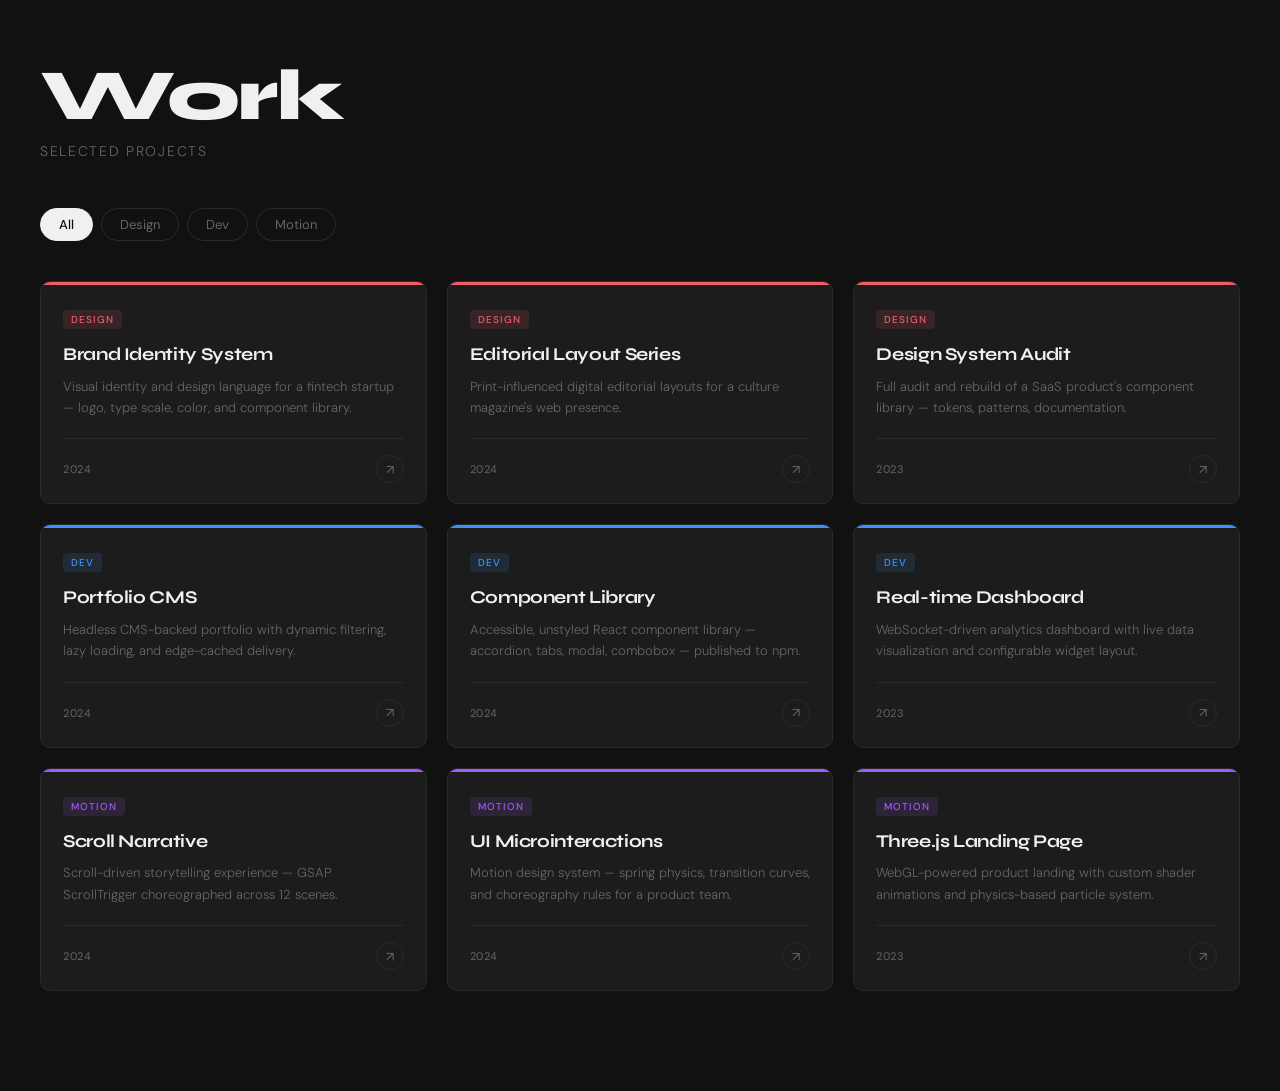
<file: Week 1/Projects/Filter Cards/index.html>
<!DOCTYPE html>
<html lang="en">
<head>
<meta charset="UTF-8">
<meta name="viewport" content="width=device-width, initial-scale=1.0">
<title>Work — Filterable Grid</title>
<link href="https://fonts.googleapis.com/css2?family=Syne:wght@500;600;700;800&family=DM+Sans:ital,wght@0,300;0,400;0,500;1,300&display=swap" rel="stylesheet">
<link rel="stylesheet" href="styles.css" /> 
</head>
<body>

<div class="page-header">
  <h1>Work</h1>
  <p>Selected Projects</p>
</div>

<!-- ─────────────────────────────────────────
     FILTER BUTTONS
     data-filter is what your JS reads
───────────────────────────────────────── -->
<div class="filters">
  <button class="filter-btn active" data-filter="all">All</button>
  <button class="filter-btn" data-filter="design">Design</button>
  <button class="filter-btn" data-filter="dev">Dev</button>
  <button class="filter-btn" data-filter="motion">Motion</button>
</div>

<!-- ─────────────────────────────────────────
     CARD GRID
     data-category is what your JS reads + compares
───────────────────────────────────────── -->
<div class="card-grid">

  <!-- DESIGN -->
  <article class="card" data-category="design">
    <div class="card-stripe"></div>
    <div class="card-body">
      <span class="card-tag">Design</span>
      <h2 class="card-title">Brand Identity System</h2>
      <p class="card-desc">Visual identity and design language for a fintech startup — logo, type scale, color, and component library.</p>
      <div class="card-meta">
        <span class="card-year">2024</span>
        <div class="card-arrow">↗</div>
      </div>
    </div>
  </article>

  <article class="card" data-category="design">
    <div class="card-stripe"></div>
    <div class="card-body">
      <span class="card-tag">Design</span>
      <h2 class="card-title">Editorial Layout Series</h2>
      <p class="card-desc">Print-influenced digital editorial layouts for a culture magazine's web presence.</p>
      <div class="card-meta">
        <span class="card-year">2024</span>
        <div class="card-arrow">↗</div>
      </div>
    </div>
  </article>

  <article class="card" data-category="design">
    <div class="card-stripe"></div>
    <div class="card-body">
      <span class="card-tag">Design</span>
      <h2 class="card-title">Design System Audit</h2>
      <p class="card-desc">Full audit and rebuild of a SaaS product's component library — tokens, patterns, documentation.</p>
      <div class="card-meta">
        <span class="card-year">2023</span>
        <div class="card-arrow">↗</div>
      </div>
    </div>
  </article>

  <!-- DEV -->
  <article class="card" data-category="dev">
    <div class="card-stripe"></div>
    <div class="card-body">
      <span class="card-tag">Dev</span>
      <h2 class="card-title">Portfolio CMS</h2>
      <p class="card-desc">Headless CMS-backed portfolio with dynamic filtering, lazy loading, and edge-cached delivery.</p>
      <div class="card-meta">
        <span class="card-year">2024</span>
        <div class="card-arrow">↗</div>
      </div>
    </div>
  </article>

  <article class="card" data-category="dev">
    <div class="card-stripe"></div>
    <div class="card-body">
      <span class="card-tag">Dev</span>
      <h2 class="card-title">Component Library</h2>
      <p class="card-desc">Accessible, unstyled React component library — accordion, tabs, modal, combobox — published to npm.</p>
      <div class="card-meta">
        <span class="card-year">2024</span>
        <div class="card-arrow">↗</div>
      </div>
    </div>
  </article>

  <article class="card" data-category="dev">
    <div class="card-stripe"></div>
    <div class="card-body">
      <span class="card-tag">Dev</span>
      <h2 class="card-title">Real-time Dashboard</h2>
      <p class="card-desc">WebSocket-driven analytics dashboard with live data visualization and configurable widget layout.</p>
      <div class="card-meta">
        <span class="card-year">2023</span>
        <div class="card-arrow">↗</div>
      </div>
    </div>
  </article>

  <!-- MOTION -->
  <article class="card" data-category="motion">
    <div class="card-stripe"></div>
    <div class="card-body">
      <span class="card-tag">Motion</span>
      <h2 class="card-title">Scroll Narrative</h2>
      <p class="card-desc">Scroll-driven storytelling experience — GSAP ScrollTrigger choreographed across 12 scenes.</p>
      <div class="card-meta">
        <span class="card-year">2024</span>
        <div class="card-arrow">↗</div>
      </div>
    </div>
  </article>

  <article class="card" data-category="motion">
    <div class="card-stripe"></div>
    <div class="card-body">
      <span class="card-tag">Motion</span>
      <h2 class="card-title">UI Microinteractions</h2>
      <p class="card-desc">Motion design system — spring physics, transition curves, and choreography rules for a product team.</p>
      <div class="card-meta">
        <span class="card-year">2024</span>
        <div class="card-arrow">↗</div>
      </div>
    </div>
  </article>

  <article class="card" data-category="motion">
    <div class="card-stripe"></div>
    <div class="card-body">
      <span class="card-tag">Motion</span>
      <h2 class="card-title">Three.js Landing Page</h2>
      <p class="card-desc">WebGL-powered product landing with custom shader animations and physics-based particle system.</p>
      <div class="card-meta">
        <span class="card-year">2023</span>
        <div class="card-arrow">↗</div>
      </div>
    </div>
  </article>

</div><!-- /.card-grid -->


<script src="main.js" defer></script>

</body>
</html>
</file>
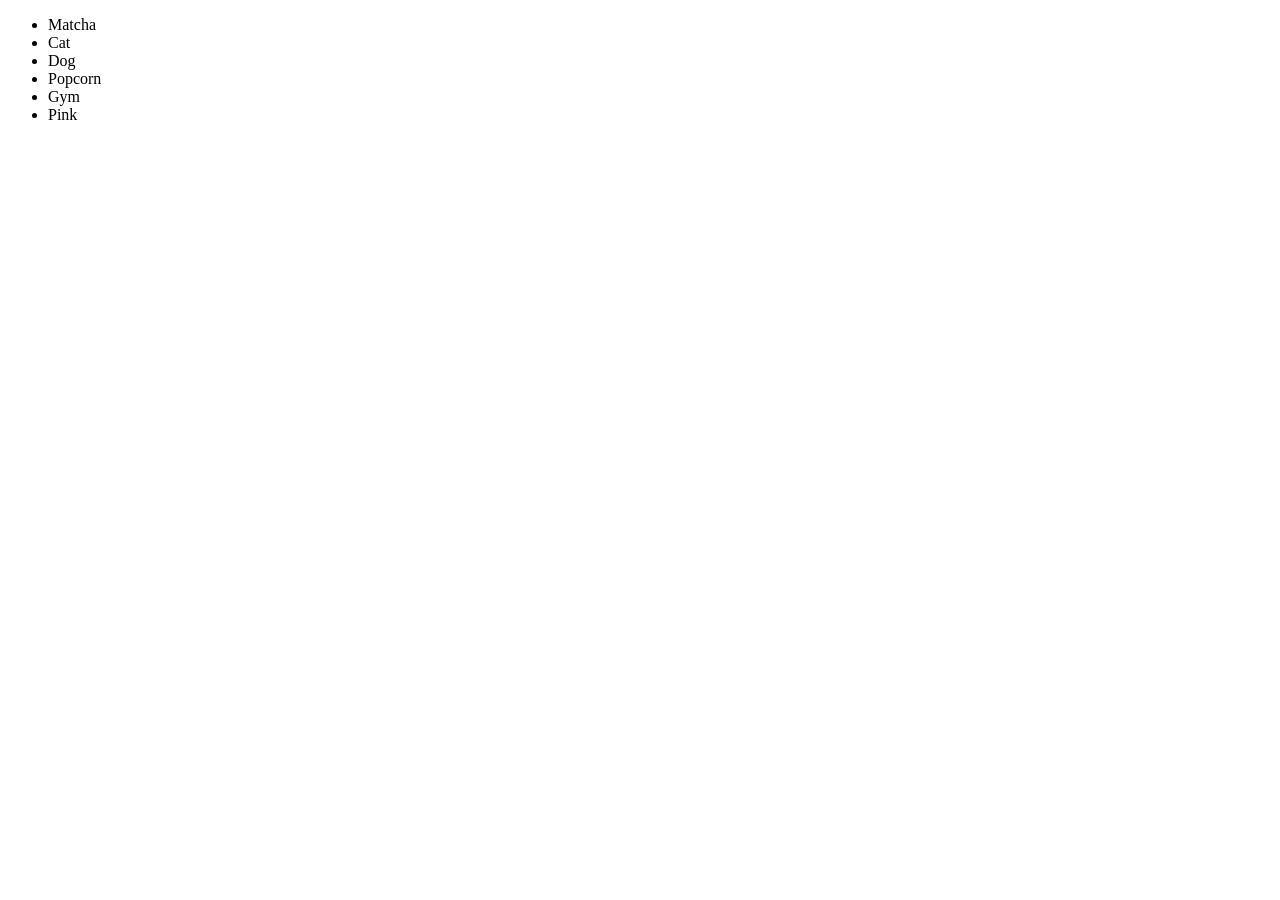
<file: Week 1/Projects/Event Delegation Practice/practice.html>
<!DOCTYPE html>
<html>
<head>
  <meta charset="UTF-8" />
  <title>Event Delegation Practice</title>
  <style>
    .active {
      color: blue;
    }
  </style>
</head>
<body>

  <ul>
    <li>Matcha</li>
    <li>Cat</li>
    <li>Dog</li>
    <li>Popcorn</li>
    <li>Gym</li>
    <li>Pink</li>
  </ul>

  <script>
    /*
      Do:
      - Create a <ul> with many <li> items.
      - Add one click listener on the <ul>.
      - When an <li> is clicked, highlight it and store the "selected item" in a JS variable.

      Why listen on <ul> and not each <li>? — Event Delegation
      - When you click an <li>, the click bubbles UP through the DOM:
        from the <li> → to the <ul> → to the body → to the html.
        That means the <ul> listener hears every <li> click automatically.

      - I could put a listener on each <li> directly, but:
        1. That's 6 separate listeners right now — and 100 if the list grows.
           One listener on the <ul> always stays at just 1.
        2. If I add a new <li> later with JavaScript, it gets no listener.
           With the <ul> listener, new items work for free.

      - event.target tells me exactly which <li> was clicked,
        even though the listener lives on the <ul>.
    */

    let selectedItems = [];
    let clickedItem = "";

    const ulElement = document.querySelector("ul");

    ulElement.addEventListener("click", (event) => {
      if (event.target.tagName === "LI") {
        event.target.classList.toggle("active");
        selectedItems.push(event.target.innerText);
        clickedItem = event.target.innerText;
        console.log(selectedItems);
        console.log("You clicked on " + clickedItem);
      }
    });
  </script>

</body>
</html>
</file>
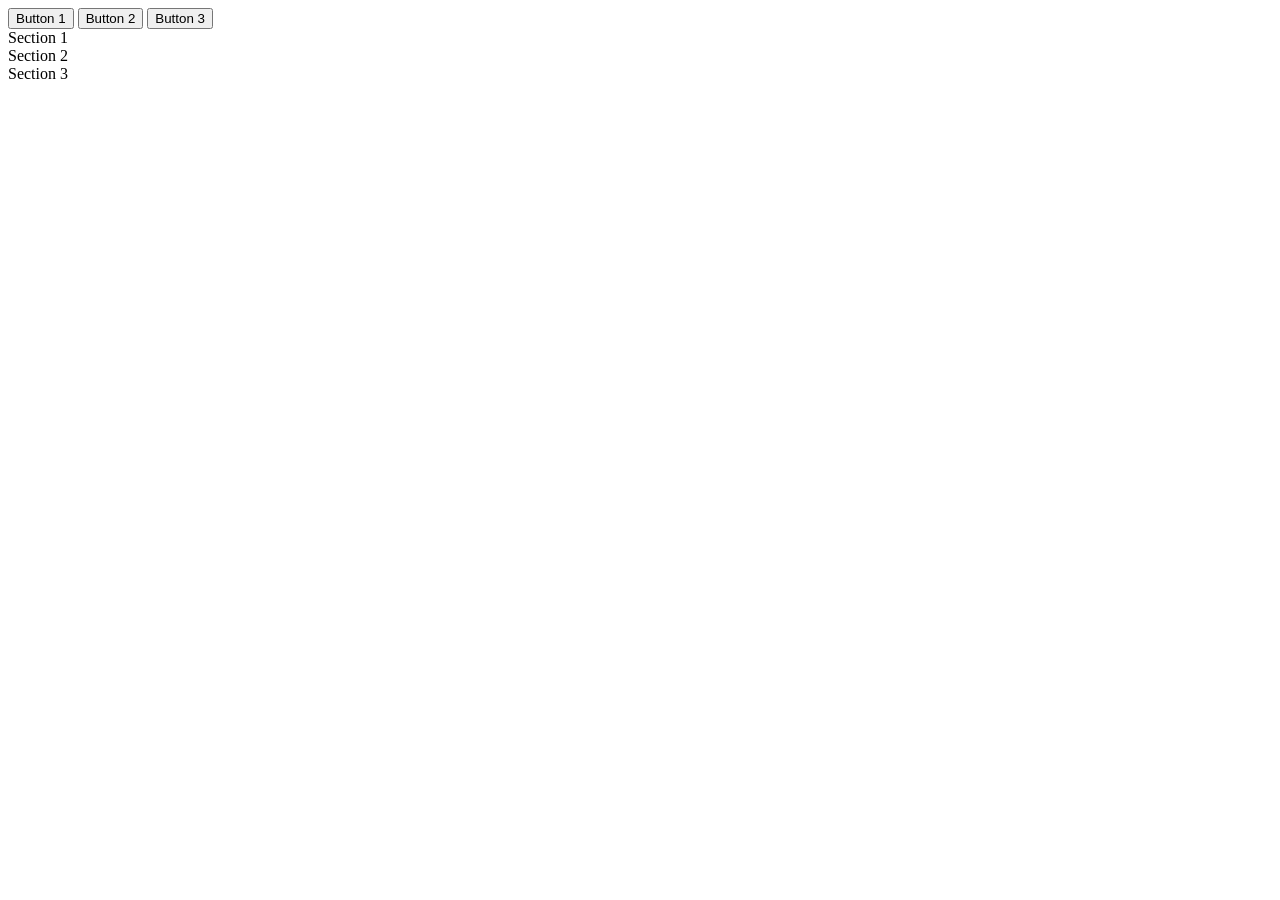
<file: Week 1/Projects/Tabs Practice/practice.html>
<!DOCTYPE html>
<html>
<head>
  <meta charset="UTF-8" />
  <title>Tabs Practice</title>
  <style>
    .hidden {
      display: none;
    }
  </style>
</head>
<body>

  <button data-target="section1">Button 1</button>
  <button data-target="section2">Button 2</button>
  <button data-target="section3">Button 3</button>

  <section id="section1">Section 1</section>
  <section id="section2">Section 2</section>
  <section id="section3">Section 3</section>

  <script>
    /*
      Task:
      - 3 buttons, 3 content sections.
      - Clicking a button shows its section and hides the others (using classes).

      Performance note:
      - Count how many DOM queries you do and reuse elements instead of re-querying.
      - DOM queries (document.querySelector / querySelectorAll) are expensive —
        the browser has to scan the whole page each time.
      - We do exactly 2 queries total, both at the top, then reuse them everywhere.
        We never query inside the loop.

      DOM queries in this file: 2
        1. document.querySelectorAll("button")  → stored in buttons
        2. document.querySelectorAll("section") → stored in sections
    */

    // Query 1 — grab all buttons once, reuse the NodeList everywhere
    const buttons = document.querySelectorAll("button");

    // Query 2 — grab all sections once, reuse the NodeList everywhere
    const sections = document.querySelectorAll("section");

    console.log("DOM queries made:", 2);

    // Add a click listener to each button
    buttons.forEach((button) => {
      button.addEventListener("click", () => {

        // From this button, go to its dataset, then get the target value
        // e.g. data-target="section1" → targetId = "section1"
        const targetId = button.dataset.target;

        // Loop every section — show the target one, hide the rest
        sections.forEach((sec) => {
          if (sec.id === targetId) {
            // This section matches — show it
            sec.classList.remove("hidden");
          } else {
            // All others — hide them
            sec.classList.add("hidden");
          }
        });

      });
    });
  </script>

</body>
</html>
</file>
<file: Week 1/Projects/Filter Cards/styles.css>
/* ─────────────────────────────────────────
   TOKENS
───────────────────────────────────────── */
:root {
  --bg:      #111111;
  --surf:    #1c1c1c;
  --bdr:     #2a2a2a;
  --txt:     #f0f0ee;
  --muted:   #666;
  --subtle:  #333;

  /* Category colors — used by CSS attr selectors */
  --design:  #f45b69;
  --dev:     #3d91ff;
  --motion:  #a259ff;

  --radius:  10px;
  --gap:     20px;
}

/* ─────────────────────────────────────────
   RESET + BASE
───────────────────────────────────────── */
*, *::before, *::after { box-sizing: border-box; margin: 0; padding: 0; }

body {
  background: var(--bg);
  color: var(--txt);
  font-family: 'DM Sans', sans-serif;
  min-height: 100vh;
  padding: 60px 40px 100px;
  -webkit-font-smoothing: antialiased;
}

/* ─────────────────────────────────────────
   PAGE HEADER
───────────────────────────────────────── */
.page-header {
  margin-bottom: 48px;
}

.page-header h1 {
  font-family: 'Syne', sans-serif;
  font-size: clamp(42px, 6vw, 72px);
  font-weight: 800;
  letter-spacing: -0.03em;
  line-height: 1;
  color: var(--txt);
  margin-bottom: 10px;
}

.page-header p {
  font-size: 14px;
  color: var(--muted);
  letter-spacing: 0.12em;
  text-transform: uppercase;
  font-weight: 300;
}

/* ─────────────────────────────────────────
   FILTER BUTTONS
   — Your JS will: add/remove .active on click
───────────────────────────────────────── */
.filters {
  display: flex;
  flex-wrap: wrap;
  gap: 8px;
  margin-bottom: 40px;
}

.filter-btn {
  background: none;
  border: 1px solid var(--bdr);
  color: var(--muted);
  border-radius: 100px;
  padding: 7px 18px;
  font-family: 'DM Sans', sans-serif;
  font-size: 13px;
  font-weight: 400;
  cursor: pointer;
  transition: background 0.2s, color 0.2s, border-color 0.2s;
}

.filter-btn:hover {
  border-color: var(--subtle);
  color: var(--txt);
}

/* Active state — your JS adds this class */
.filter-btn.active {
  background: var(--txt);
  color: var(--bg);
  border-color: var(--txt);
  font-weight: 500;
}

/* ─────────────────────────────────────────
   CARD GRID
───────────────────────────────────────── */
.card-grid {
  display: grid;
  grid-template-columns: repeat(auto-fill, minmax(300px, 1fr));
  gap: var(--gap);
}

/* ─────────────────────────────────────────
   CARD — BASE STATE
   — Transition lives HERE, not on .hidden
───────────────────────────────────────── */
.card {
  background: var(--surf);
  border: 1px solid var(--bdr);
  border-radius: var(--radius);
  overflow: hidden;
  cursor: default;
  transition: opacity 0.25s ease, transform 0.25s ease;
}

.card:hover {
  border-color: var(--subtle);
}

/* ─────────────────────────────────────────
   .hidden — FILTER HIDE STATE
   Your JS adds/removes this class per card
───────────────────────────────────────── */
.card.hidden {
  display: none;
  opacity: 0;
  transform: scale(0.95);
  pointer-events: none;
}

/* ─────────────────────────────────────────
   IntersectionObserver ANIMATION STATES
   — Cards start in .io-init (invisible+offset)
   — Your JS adds .io-visible when card enters viewport
   — Call observer.unobserve() after to animate once only
───────────────────────────────────────── */
.card.io-init {
  opacity: 0;
  transform: translateY(28px);
}

.card.io-visible {
  opacity: 1;
  transform: translateY(0);
}

/* ─────────────────────────────────────────
   CATEGORY COLOR STRIPE (top of card)
───────────────────────────────────────── */
.card-stripe {
  height: 3px;
}

.card[data-category="design"] .card-stripe { background: var(--design); }
.card[data-category="dev"]    .card-stripe { background: var(--dev); }
.card[data-category="motion"] .card-stripe { background: var(--motion); }

/* ─────────────────────────────────────────
   CARD BODY
───────────────────────────────────────── */
.card-body {
  padding: 22px 22px 20px;
}

.card-tag {
  display: inline-block;
  font-size: 10px;
  font-weight: 500;
  text-transform: uppercase;
  letter-spacing: 0.1em;
  padding: 3px 8px;
  border-radius: 4px;
  margin-bottom: 14px;
}

.card[data-category="design"] .card-tag {
  background: rgba(244, 91, 105, 0.12);
  color: var(--design);
}
.card[data-category="dev"] .card-tag {
  background: rgba(61, 145, 255, 0.12);
  color: var(--dev);
}
.card[data-category="motion"] .card-tag {
  background: rgba(162, 89, 255, 0.12);
  color: var(--motion);
}

.card-title {
  font-family: 'Syne', sans-serif;
  font-size: 18px;
  font-weight: 700;
  letter-spacing: -0.02em;
  line-height: 1.25;
  color: var(--txt);
  margin-bottom: 10px;
}

.card-desc {
  font-size: 13px;
  line-height: 1.65;
  color: var(--muted);
  font-weight: 300;
  margin-bottom: 20px;
}

.card-meta {
  display: flex;
  justify-content: space-between;
  align-items: center;
  padding-top: 16px;
  border-top: 1px solid var(--bdr);
}

.card-year {
  font-size: 11px;
  color: var(--muted);
  font-family: 'DM Sans', monospace;
  letter-spacing: 0.05em;
}

.card-arrow {
  width: 28px;
  height: 28px;
  border-radius: 50%;
  border: 1px solid var(--bdr);
  display: flex;
  align-items: center;
  justify-content: center;
  color: var(--muted);
  font-size: 13px;
  transition: border-color 0.2s, color 0.2s;
}

.card:hover .card-arrow {
  border-color: var(--subtle);
  color: var(--txt);
}

/* ─────────────────────────────────────────
   RESPONSIVE
───────────────────────────────────────── */
@media (max-width: 600px) {
  body { padding: 40px 20px 80px; }
  .card-grid { grid-template-columns: 1fr; }
}
</file>
